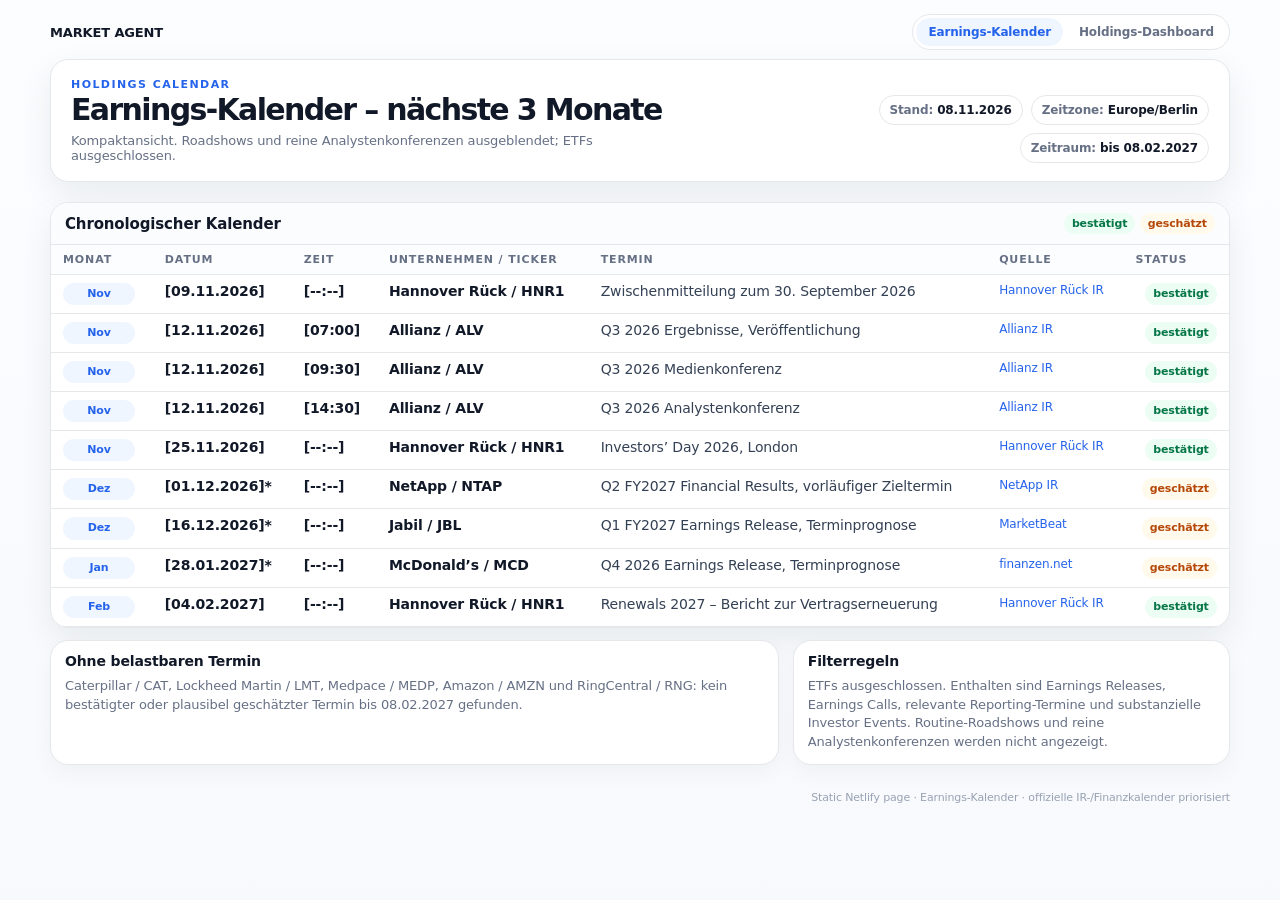
<file: index.html>
<!doctype html><html lang="de"><head><meta charset="utf-8"><meta name="viewport" content="width=device-width,initial-scale=1"><meta name="color-scheme" content="light"><title>Earnings-Kalender</title><style>:root{--bg:#f7f9fc;--panel:#fff;--ink:#111827;--muted:#667085;--line:#e5e7eb;--blue:#2563eb;--blue-bg:#eff6ff;--green:#067647;--green-bg:#ecfdf3;--orange:#b54708;--orange-bg:#fffaeb;--shadow:0 12px 34px rgba(16,24,40,.07);--radius:18px}*{box-sizing:border-box}body{margin:0;min-height:100vh;background:linear-gradient(180deg,#fbfdff 0%,var(--bg) 100%);color:var(--ink);font-family:Inter,ui-sans-serif,system-ui,-apple-system,BlinkMacSystemFont,"Segoe UI",Roboto,Arial,sans-serif;font-size:14px;letter-spacing:-.01em}a{color:var(--blue);text-decoration:none}.shell{width:min(1180px,calc(100% - 28px));margin:0 auto}header{padding:14px 0 10px}.topnav{display:flex;align-items:center;justify-content:space-between;gap:16px;margin-bottom:9px}.brand{font-size:13px;font-weight:850}.nav{display:flex;gap:4px;border:1px solid var(--line);border-radius:999px;background:#fff;padding:3px}.nav a{padding:7px 12px;border-radius:999px;color:var(--muted);font-size:12px;font-weight:800}.nav a.active{background:var(--blue-bg);color:var(--blue)}.hero{display:flex;justify-content:space-between;gap:18px;align-items:flex-end;border:1px solid var(--line);border-radius:var(--radius);background:#fff;box-shadow:var(--shadow);padding:18px 20px}.kicker{margin:0 0 4px;color:var(--blue);font-size:11px;font-weight:800;letter-spacing:.13em;text-transform:uppercase}h1{margin:0;font-size:30px;line-height:1;font-weight:850;letter-spacing:-.055em}.sub{margin:8px 0 0;color:var(--muted);font-size:13px}.meta{display:flex;gap:8px;flex-wrap:wrap;justify-content:flex-end}.chip{border:1px solid var(--line);border-radius:999px;background:#fff;padding:7px 10px;color:var(--muted);font-size:12px;font-weight:700}.chip strong{color:var(--ink)}main{padding:10px 0 26px}.card{border:1px solid var(--line);border-radius:var(--radius);background:var(--panel);box-shadow:var(--shadow);overflow:hidden}.bar{display:flex;justify-content:space-between;align-items:center;padding:10px 14px;border-bottom:1px solid var(--line);background:#fbfcfe}.bar h2{margin:0;font-size:15px}.tag{display:inline-flex;align-items:center;border-radius:999px;padding:4px 8px;font-size:11px;font-weight:800}.ok{background:var(--green-bg);color:var(--green)}.est{background:var(--orange-bg);color:var(--orange)}table{width:100%;border-collapse:collapse}th,td{padding:8px 12px;border-bottom:1px solid var(--line);vertical-align:top;text-align:left}th{font-size:11px;color:var(--muted);text-transform:uppercase;letter-spacing:.08em;background:#fcfdff}td{line-height:1.28}.date,.time{font-variant-numeric:tabular-nums;font-weight:800;white-space:nowrap}.company{font-weight:820}.event{color:#344054}.src{font-size:12px;color:var(--muted);white-space:nowrap}.status{text-align:right}.month{display:inline-flex;min-width:72px;justify-content:center;border-radius:999px;background:var(--blue-bg);color:var(--blue);padding:4px 7px;font-size:11px;font-weight:850}.status .tag{justify-content:center;min-width:72px}.foot{display:grid;grid-template-columns:1.25fr .75fr;gap:14px;margin-top:12px}.note{border:1px solid var(--line);border-radius:var(--radius);background:#fff;padding:12px 14px;box-shadow:0 8px 22px rgba(16,24,40,.04)}.note h3{margin:0 0 8px;font-size:14px}.note p,.note li{color:var(--muted);font-size:13px;line-height:1.45}.note p{margin:0}.note ul{margin:0;padding-left:18px}footer{padding:0 0 18px;color:#98a2b3;font-size:11px;text-align:right}@media(max-width:760px){.hero{display:block}.meta{justify-content:flex-start;margin-top:12px}table{font-size:12px}th,td{padding:7px 8px}.hide-sm{display:none}.foot{grid-template-columns:1fr}h1{font-size:25px}}</style></head><body><header class="shell"><div class="topnav"><div class="brand">MARKET AGENT</div><nav class="nav"><a class="active" href="/">Earnings-Kalender</a><a href="/dashboard.html">Holdings-Dashboard</a></nav></div><section class="hero"><div><p class="kicker">Holdings Calendar</p><h1>Earnings-Kalender – nächste 3 Monate</h1><p class="sub">Kompaktansicht. Roadshows und reine Analystenkonferenzen ausgeblendet; ETFs ausgeschlossen.</p></div><div class="meta"><span class="chip">Stand: <strong>08.11.2026</strong></span><span class="chip">Zeitzone: <strong>Europe/Berlin</strong></span><span class="chip">Zeitraum: <strong>bis 08.02.2027</strong></span></div></section></header><main class="shell"><section class="card"><div class="bar"><h2>Chronologischer Kalender</h2><div><span class="tag ok">bestätigt</span> <span class="tag est">geschätzt</span></div></div><table><thead><tr><th>Monat</th><th>Datum</th><th>Zeit</th><th>Unternehmen / Ticker</th><th>Termin</th><th class="hide-sm">Quelle</th><th>Status</th></tr></thead><tbody>
<tr><td><span class="month">Nov</span></td><td class="date">[09.11.2026]</td><td class="time">[--:--]</td><td class="company">Hannover Rück / HNR1</td><td class="event">Zwischenmitteilung zum 30. September 2026</td><td class="src hide-sm"><a href="https://www.hannover-re.com/en/investors/events-and-presentations/">Hannover Rück IR</a></td><td class="status"><span class="tag ok">bestätigt</span></td></tr>
<tr><td><span class="month">Nov</span></td><td class="date">[12.11.2026]</td><td class="time">[07:00]</td><td class="company">Allianz / ALV</td><td class="event">Q3 2026 Ergebnisse, Veröffentlichung</td><td class="src hide-sm"><a href="https://www.allianz.com/de/investor_relations/konferenzen-praesentationen/finanzkalender.html">Allianz IR</a></td><td class="status"><span class="tag ok">bestätigt</span></td></tr>
<tr><td><span class="month">Nov</span></td><td class="date">[12.11.2026]</td><td class="time">[09:30]</td><td class="company">Allianz / ALV</td><td class="event">Q3 2026 Medienkonferenz</td><td class="src hide-sm"><a href="https://www.allianz.com/de/investor_relations/konferenzen-praesentationen/finanzkalender.html">Allianz IR</a></td><td class="status"><span class="tag ok">bestätigt</span></td></tr>
<tr><td><span class="month">Nov</span></td><td class="date">[12.11.2026]</td><td class="time">[14:30]</td><td class="company">Allianz / ALV</td><td class="event">Q3 2026 Analystenkonferenz</td><td class="src hide-sm"><a href="https://www.allianz.com/de/investor_relations/konferenzen-praesentationen/finanzkalender.html">Allianz IR</a></td><td class="status"><span class="tag ok">bestätigt</span></td></tr>
<tr><td><span class="month">Nov</span></td><td class="date">[25.11.2026]</td><td class="time">[--:--]</td><td class="company">Hannover Rück / HNR1</td><td class="event">Investors’ Day 2026, London</td><td class="src hide-sm"><a href="https://www.hannover-re.com/en/investors/events-and-presentations/">Hannover Rück IR</a></td><td class="status"><span class="tag ok">bestätigt</span></td></tr>
<tr><td><span class="month">Dez</span></td><td class="date">[01.12.2026]*</td><td class="time">[--:--]</td><td class="company">NetApp / NTAP</td><td class="event">Q2 FY2027 Financial Results, vorläufiger Zieltermin</td><td class="src hide-sm"><a href="https://investors.netapp.com/news/news-details/2026/NetApp-Hosts-Fourth-Quarter-and-Fiscal-Year-2026-Financial-Results-Webcast/default.aspx">NetApp IR</a></td><td class="status"><span class="tag est">geschätzt</span></td></tr>
<tr><td><span class="month">Dez</span></td><td class="date">[16.12.2026]*</td><td class="time">[--:--]</td><td class="company">Jabil / JBL</td><td class="event">Q1 FY2027 Earnings Release, Terminprognose</td><td class="src hide-sm"><a href="https://www.marketbeat.com/stocks/NYSE/JBL/earnings/">MarketBeat</a></td><td class="status"><span class="tag est">geschätzt</span></td></tr>
<tr><td><span class="month">Jan</span></td><td class="date">[28.01.2027]*</td><td class="time">[--:--]</td><td class="company">McDonald’s / MCD</td><td class="event">Q4 2026 Earnings Release, Terminprognose</td><td class="src hide-sm"><a href="https://www.finanzen.net/termine/mcdonalds">finanzen.net</a></td><td class="status"><span class="tag est">geschätzt</span></td></tr>
<tr><td><span class="month">Feb</span></td><td class="date">[04.02.2027]</td><td class="time">[--:--]</td><td class="company">Hannover Rück / HNR1</td><td class="event">Renewals 2027 – Bericht zur Vertragserneuerung</td><td class="src hide-sm"><a href="https://www.hannover-re.com/en/investors/events-and-presentations/">Hannover Rück IR</a></td><td class="status"><span class="tag ok">bestätigt</span></td></tr>
</tbody></table></section><section class="foot"><div class="note"><h3>Ohne belastbaren Termin</h3><p>Caterpillar / CAT, Lockheed Martin / LMT, Medpace / MEDP, Amazon / AMZN und RingCentral / RNG: kein bestätigter oder plausibel geschätzter Termin bis 08.02.2027 gefunden.</p></div><div class="note"><h3>Filterregeln</h3><p>ETFs ausgeschlossen. Enthalten sind Earnings Releases, Earnings Calls, relevante Reporting-Termine und substanzielle Investor Events. Routine-Roadshows und reine Analystenkonferenzen werden nicht angezeigt.</p></div></section></main><footer class="shell">Static Netlify page · Earnings-Kalender · offizielle IR-/Finanzkalender priorisiert</footer></body></html>
</file>
